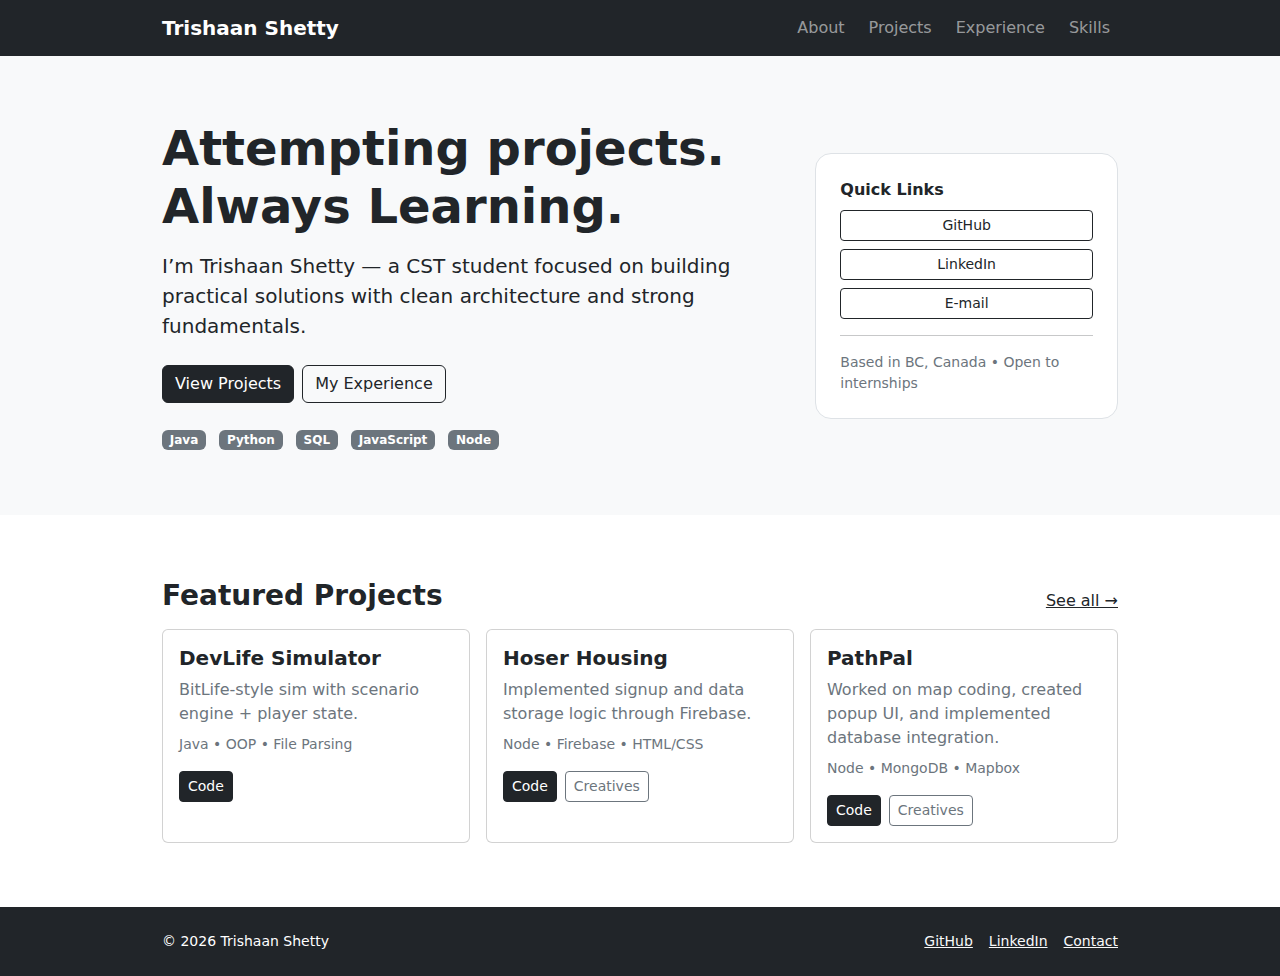
<file: index.html>
<!doctype html>
<html lang="en">
<head>
  <meta charset="utf-8" />
  <meta name="viewport" content="width=device-width, initial-scale=1" />
  <title>Trishaan Shetty | Portfolio</title>
  <link href="https://cdn.jsdelivr.net/npm/bootstrap@5.3.3/dist/css/bootstrap.min.css" rel="stylesheet">
  <link href="assets/css/styles.css" rel="stylesheet">
</head>
<body>

  <!-- NAVBAR -->
  <nav class="navbar navbar-expand-lg navbar-dark bg-dark sticky-top">
    <div class="container container-narrow">
      <a class="navbar-brand fw-semibold" href="index.html">Trishaan Shetty</a>
      <button class="navbar-toggler" type="button" data-bs-toggle="collapse" data-bs-target="#nav">
        <span class="navbar-toggler-icon"></span>
      </button>
      <div class="collapse navbar-collapse" id="nav">
        <ul class="navbar-nav ms-auto gap-lg-2">
          <li class="nav-item"><a class="nav-link" href="about.html">About</a></li>
          <li class="nav-item"><a class="nav-link" href="projects.html">Projects</a></li>
          <li class="nav-item"><a class="nav-link" href="experience.html">Experience</a></li>
          <li class="nav-item"><a class="nav-link" href="skills.html">Skills</a></li>
        </ul>
      </div>
    </div>
  </nav>

  <!-- HERO -->
  <header class="bg-light section-pad">
    <div class="container container-narrow">
      <div class="row align-items-center g-4">
        <div class="col-md-8">
          <h1 class="display-5 fw-bold mb-3">Attempting projects. Always Learning.</h1>
          <p class="lead mb-4">
            I’m Trishaan Shetty — a CST student focused on building practical solutions with clean architecture and
            strong fundamentals.
          </p>
          <div class="d-flex gap-2 flex-wrap">
            <a class="btn btn-dark" href="projects.html">View Projects</a>
            <a class="btn btn-outline-dark" href="experience.html">My Experience</a>
          </div>
          <div class="mt-4 text-secondary">
            <span class="me-2 badge text-bg-secondary">Java</span>
            <span class="me-2 badge text-bg-secondary">Python</span>
            <span class="me-2 badge text-bg-secondary">SQL</span>
            <span class="me-2 badge text-bg-secondary">JavaScript</span>
            <span class="me-2 badge text-bg-secondary">Node</span>
          </div>
        </div>
        <div class="col-md-4">
          <div class="p-4 bg-white rounded-4 border">
            <div class="fw-semibold mb-2">Quick Links</div>
            <div class="d-grid gap-2">
              <a class="btn btn-outline-dark btn-sm" href="https://github.com/Trishaancodes?tab=repositories" target="_blank" rel="noreferrer">GitHub</a>
              <a class="btn btn-outline-dark btn-sm" href="https://www.linkedin.com/in/trishaan-shetty-a687b421b/" target="_blank" rel="noreferrer">LinkedIn</a>
              <a class="btn btn-outline-dark btn-sm" href="mailto:trishaanshetty@yahoo.com" target="_blank" rel="noreferrer">E-mail</a>
            </div>
            <hr>
            <div class="small text-secondary">
              Based in BC, Canada • Open to internships
            </div>
          </div>
        </div>
      </div>
    </div>
  </header>

  <!-- FEATURED PROJECTS PREVIEW -->
  <section class="section-pad">
    <div class="container container-narrow">
      <div class="d-flex justify-content-between align-items-end mb-3">
        <h2 class="h3 fw-bold mb-0">Featured Projects</h2>
        <a href="projects.html" class="link-dark">See all →</a>
      </div>

      <div class="row g-3">
        <div class="col-md-4">
          <div class="card h-100 card-hover">
            <div class="card-body">
              <h3 class="h5 fw-semibold">DevLife Simulator</h3>
              <p class="text-secondary mb-2">BitLife-style sim with scenario engine + player state.</p>
              <div class="small text-secondary mb-3">Java • OOP • File Parsing</div>
              <div class="d-flex gap-2">
                <a class="btn btn-sm btn-dark" href="https://github.com/Trishaancodes/DevLifeSimulator.git">Code</a>
              </div>
            </div>
          </div>
        </div>

        <div class="col-md-4">
  <div class="card h-100 card-hover">
    <div class="card-body">
      <h3 class="h5 fw-semibold">Hoser Housing</h3>
      <p class="text-secondary mb-2">Implemented signup and data storage logic through Firebase.</p>
      <div class="small text-secondary mb-3">Node • Firebase • HTML/CSS</div>
      <div class="d-flex gap-2 flex-wrap">
        <a class="btn btn-sm btn-dark"
           href="https://github.com/Trishaancodes/1800_202510_BBY32.git"
           target="_blank" rel="noreferrer">
          Code
        </a>
        <a class="btn btn-sm btn-outline-secondary"
           href="https://www.figma.com/design/VwDuCQ1eZRnqR5ZjJlsDsP/800_202430_BBY32?node-id=0-1&t=MwxYHqeY66TavI7U-1"
           target="_blank" rel="noreferrer">
          Creatives
        </a>
      </div>
    </div>
  </div>
</div>

<div class="col-md-4">
  <div class="card h-100 card-hover">
    <div class="card-body">
      <h3 class="h5 fw-semibold">PathPal</h3>
      <p class="text-secondary mb-2">Worked on map coding, created popup UI, and implemented database integration.</p>
      <div class="small text-secondary mb-3">Node • MongoDB • Mapbox</div>
      <div class="d-flex gap-2 flex-wrap">
        <a class="btn btn-sm btn-dark"
           href="https://github.com/Trishaancodes/PathPal.git"
           target="_blank" rel="noreferrer">
          Code
        </a>
        <a class="btn btn-sm btn-outline-secondary"
           href="https://www.figma.com/design/NJBDfuLawhyYFplyr4AKBJ/PathPal-Wireframe?node-id=0-1&t=1G1RTLZIdAdvTOV8-1"
           target="_blank" rel="noreferrer">
          Creatives
        </a>
      </div>
    </div>
  </div>
</div>

    </div>
  </section>

  <footer class="py-4 bg-dark text-white">
    <div class="container container-narrow d-flex justify-content-between flex-wrap gap-2">
      <div class="small">© <span id="year"></span> Trishaan Shetty</div>
      <div class="small d-flex gap-3">
        <a class="link-light" href="https://github.com/Trishaancodes?tab=repositories">GitHub</a>
        <a class="link-light" href="https://www.linkedin.com/in/trishaan-shetty-a687b421b/">LinkedIn</a>
        <a class="link-light" href="mailto:trishaanshetty@yahoo.com">Contact</a>
      </div>
    </div>
  </footer>

  <script src="https://cdn.jsdelivr.net/npm/bootstrap@5.3.3/dist/js/bootstrap.bundle.min.js"></script>
  <script>
    document.getElementById('year').textContent = new Date().getFullYear();
  </script>
</body>
</html>
</file>
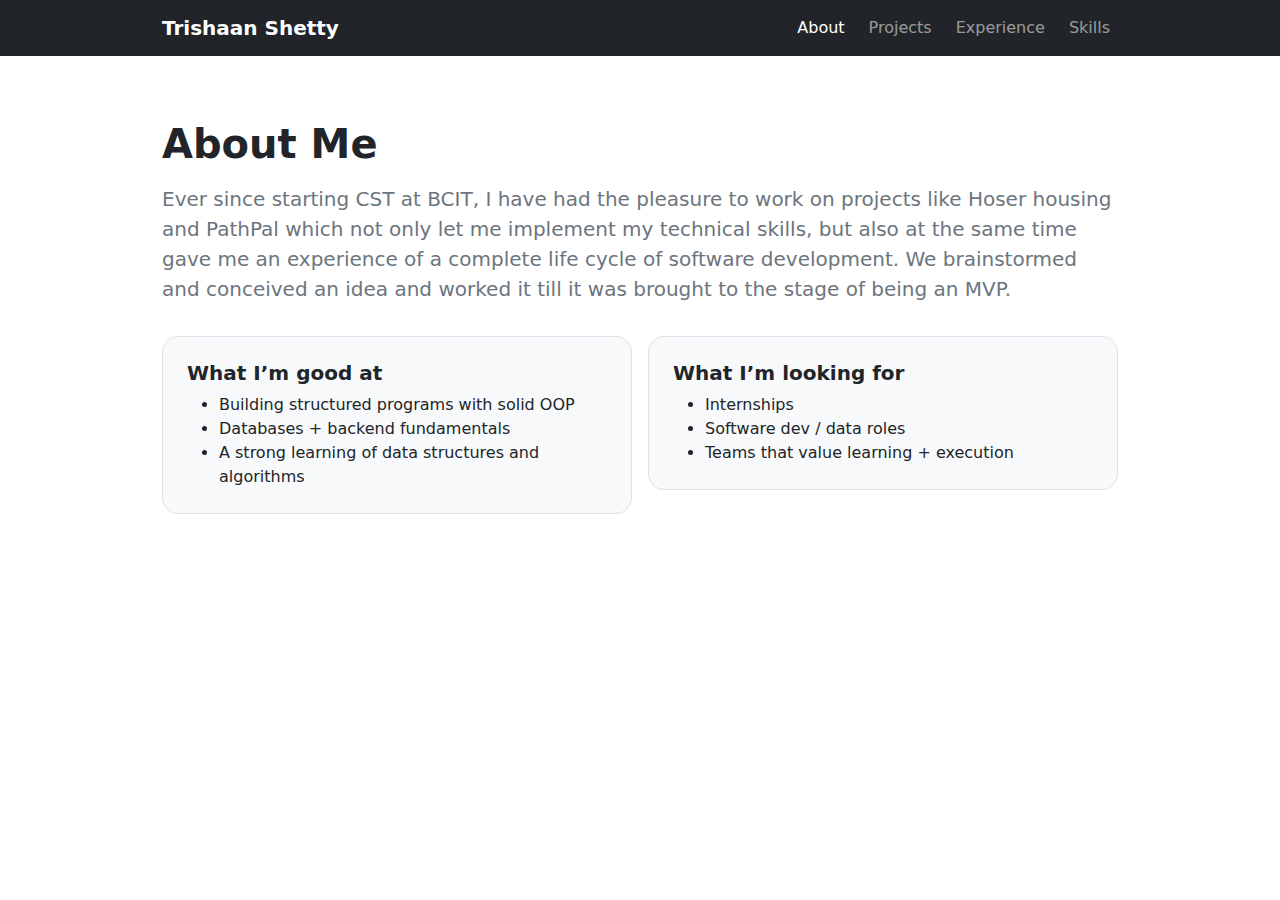
<file: about.html>
<!doctype html>
<html lang="en">
<head>
  <meta charset="utf-8" />
  <meta name="viewport" content="width=device-width, initial-scale=1" />
  <title>About | Trishaan Shetty</title>
  <link href="https://cdn.jsdelivr.net/npm/bootstrap@5.3.3/dist/css/bootstrap.min.css" rel="stylesheet">
  <link href="assets/css/styles.css" rel="stylesheet">
</head>
<body>

  <!-- NAVBAR (same block) -->
  <nav class="navbar navbar-expand-lg navbar-dark bg-dark sticky-top">
    <div class="container container-narrow">
      <a class="navbar-brand fw-semibold" href="index.html">Trishaan Shetty</a>
      <button class="navbar-toggler" type="button" data-bs-toggle="collapse" data-bs-target="#nav">
        <span class="navbar-toggler-icon"></span>
      </button>
      <div class="collapse navbar-collapse" id="nav">
        <ul class="navbar-nav ms-auto gap-lg-2">
          <li class="nav-item"><a class="nav-link active" href="about.html">About</a></li>
          <li class="nav-item"><a class="nav-link" href="projects.html">Projects</a></li>
          <li class="nav-item"><a class="nav-link" href="experience.html">Experience</a></li>
          <li class="nav-item"><a class="nav-link" href="skills.html">Skills</a></li>
        </ul>
      </div>
    </div>
  </nav>

  <main class="section-pad">
    <div class="container container-narrow">
      <h1 class="fw-bold mb-3">About Me</h1>
      <p class="lead text-secondary">
        Ever since starting CST at BCIT, I have had the pleasure to work on projects like Hoser housing and PathPal
        which not only let me implement my technical skills, but also at the same time gave me an experience of a complete
        life cycle of software development. We brainstormed and conceived an idea and worked it till it was brought to the stage of being an
        MVP.
      </p>

      <div class="row g-3 mt-3">
        <div class="col-md-6">
          <div class="p-4 border rounded-4 bg-light">
            <h2 class="h5 fw-semibold">What I’m good at</h2>
            <ul class="mb-0">
              <li>Building structured programs with solid OOP</li>
              <li>Databases + backend fundamentals</li>
              <li>A strong learning of data structures and algorithms</li>
            </ul>
          </div>
        </div>
        <div class="col-md-6">
          <div class="p-4 border rounded-4 bg-light">
            <h2 class="h5 fw-semibold">What I’m looking for</h2>
            <ul class="mb-0">
              <li>Internships</li>
              <li>Software dev / data roles</li>
              <li>Teams that value learning + execution</li>
            </ul>
          </div>
        </div>
      </div>

    </div>
  </main>

  <script src="https://cdn.jsdelivr.net/npm/bootstrap@5.3.3/dist/js/bootstrap.bundle.min.js"></script>
</body>
</html>
</file>
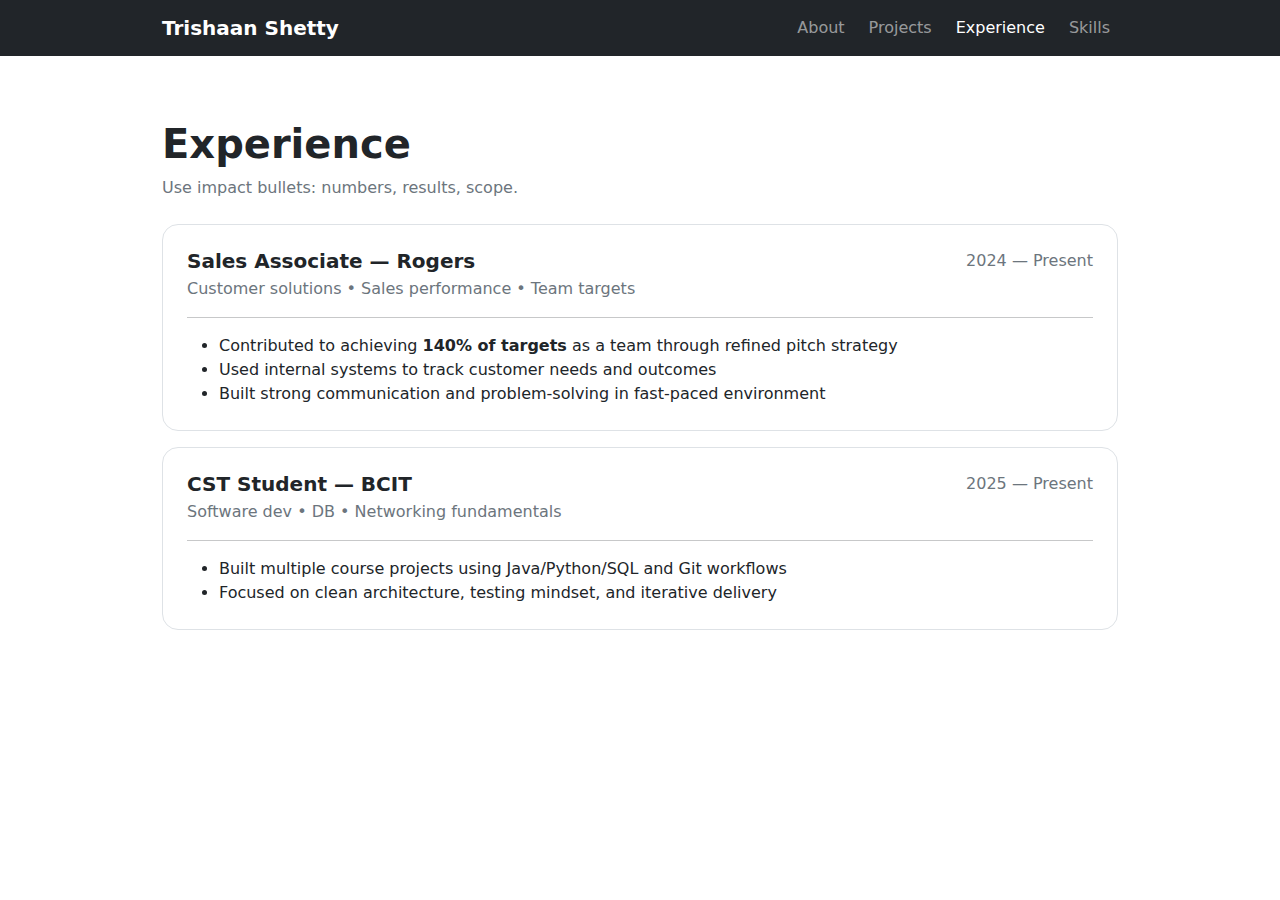
<file: experience.html>
<!doctype html>
<html lang="en">
<head>
  <meta charset="utf-8" />
  <meta name="viewport" content="width=device-width, initial-scale=1" />
  <title>Experience | Trishaan Shetty</title>
  <link href="https://cdn.jsdelivr.net/npm/bootstrap@5.3.3/dist/css/bootstrap.min.css" rel="stylesheet">
  <link href="assets/css/styles.css" rel="stylesheet">
</head>
<body>

  <nav class="navbar navbar-expand-lg navbar-dark bg-dark sticky-top">
    <div class="container container-narrow">
      <a class="navbar-brand fw-semibold" href="index.html">Trishaan Shetty</a>
      <button class="navbar-toggler" type="button" data-bs-toggle="collapse" data-bs-target="#nav">
        <span class="navbar-toggler-icon"></span>
      </button>
      <div class="collapse navbar-collapse" id="nav">
        <ul class="navbar-nav ms-auto gap-lg-2">
          <li class="nav-item"><a class="nav-link" href="about.html">About</a></li>
          <li class="nav-item"><a class="nav-link" href="projects.html">Projects</a></li>
          <li class="nav-item"><a class="nav-link active" href="experience.html">Experience</a></li>
          <li class="nav-item"><a class="nav-link" href="skills.html">Skills</a></li>
        </ul>
      </div>
    </div>
  </nav>

  <main class="section-pad">
    <div class="container container-narrow">
      <h1 class="fw-bold mb-2">Experience</h1>
      <p class="text-secondary mb-4">Use impact bullets: numbers, results, scope.</p>

      <div class="p-4 border rounded-4 mb-3">
        <div class="d-flex justify-content-between flex-wrap gap-2">
          <div>
            <h2 class="h5 fw-semibold mb-1">Sales Associate — Rogers</h2>
            <div class="text-secondary">Customer solutions • Sales performance • Team targets</div>
          </div>
          <div class="text-secondary">2024 — Present</div>
        </div>
        <hr>
        <ul class="mb-0">
          <li>Contributed to achieving <strong>140% of targets</strong> as a team through refined pitch strategy</li>
          <li>Used internal systems to track customer needs and outcomes</li>
          <li>Built strong communication and problem-solving in fast-paced environment</li>
        </ul>
      </div>

      <div class="p-4 border rounded-4">
        <div class="d-flex justify-content-between flex-wrap gap-2">
          <div>
            <h2 class="h5 fw-semibold mb-1">CST Student — BCIT</h2>
            <div class="text-secondary">Software dev • DB • Networking fundamentals</div>
          </div>
          <div class="text-secondary">2025 — Present</div>
        </div>
        <hr>
        <ul class="mb-0">
          <li>Built multiple course projects using Java/Python/SQL and Git workflows</li>
          <li>Focused on clean architecture, testing mindset, and iterative delivery</li>
        </ul>
      </div>

    </div>
  </main>

  <script src="https://cdn.jsdelivr.net/npm/bootstrap@5.3.3/dist/js/bootstrap.bundle.min.js"></script>
</body>
</html>
</file>
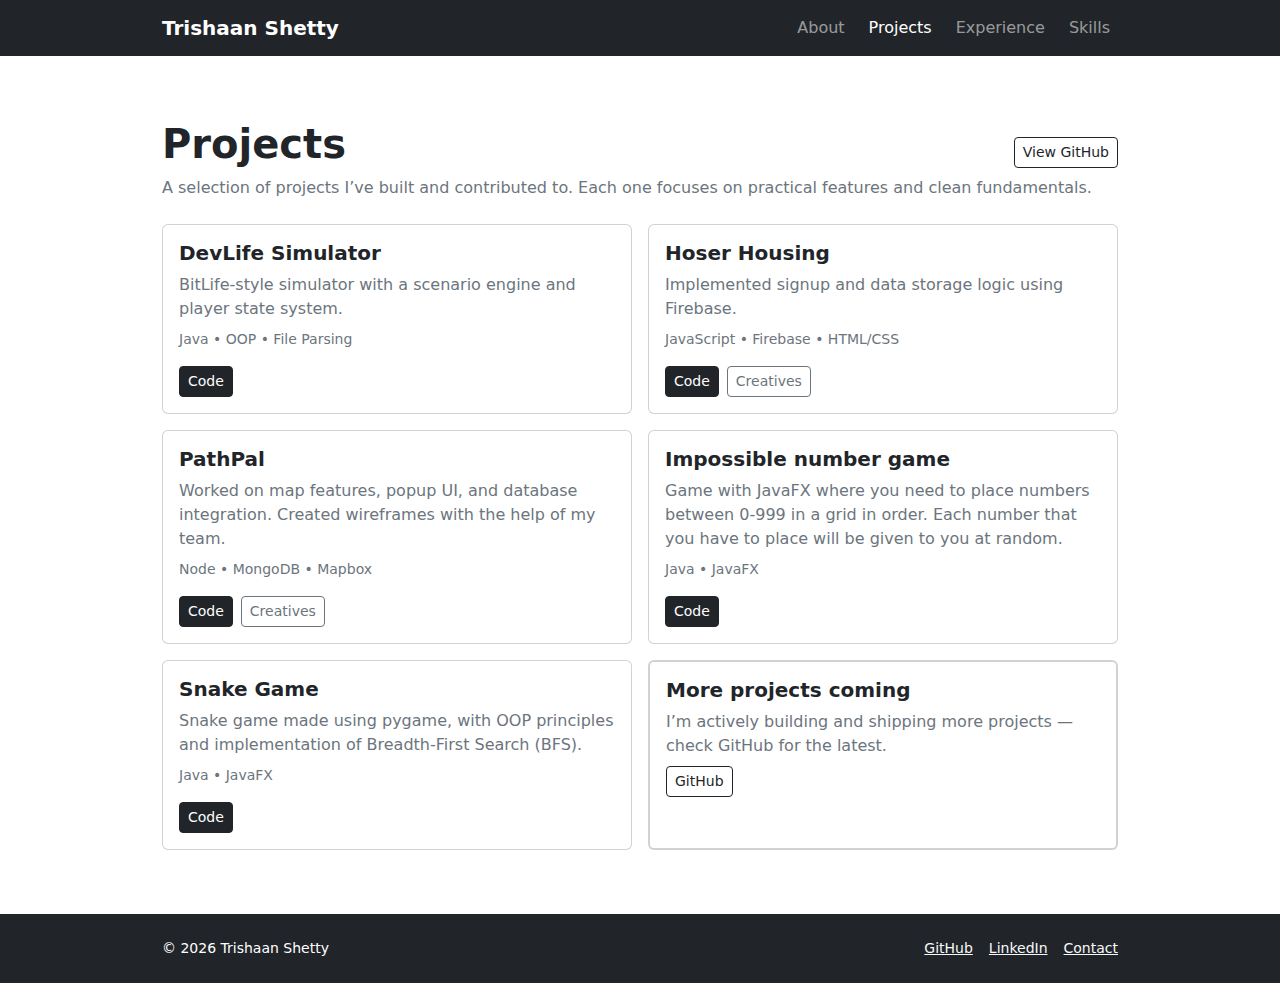
<file: projects.html>
<!doctype html>
<html lang="en">
<head>
  <meta charset="utf-8" />
  <meta name="viewport" content="width=device-width, initial-scale=1" />
  <title>Projects | Trishaan Shetty</title>
  <link href="https://cdn.jsdelivr.net/npm/bootstrap@5.3.3/dist/css/bootstrap.min.css" rel="stylesheet">
  <link href="assets/css/styles.css" rel="stylesheet">
</head>
<body>

  <!-- NAVBAR -->
  <nav class="navbar navbar-expand-lg navbar-dark bg-dark sticky-top">
    <div class="container container-narrow">
      <a class="navbar-brand fw-semibold" href="index.html">Trishaan Shetty</a>

      <button class="navbar-toggler" type="button" data-bs-toggle="collapse" data-bs-target="#nav">
        <span class="navbar-toggler-icon"></span>
      </button>

      <div class="collapse navbar-collapse" id="nav">
        <ul class="navbar-nav ms-auto gap-lg-2">
          <li class="nav-item"><a class="nav-link" href="about.html">About</a></li>
          <li class="nav-item"><a class="nav-link active" href="projects.html">Projects</a></li>
          <li class="nav-item"><a class="nav-link" href="experience.html">Experience</a></li>
          <li class="nav-item"><a class="nav-link" href="skills.html">Skills</a></li>
        </ul>
      </div>
    </div>
  </nav>

  <!-- MAIN -->
  <main class="section-pad">
    <div class="container container-narrow">
      <div class="d-flex justify-content-between align-items-end mb-2 flex-wrap gap-2">
        <h1 class="fw-bold mb-0">Projects</h1>
        <a class="btn btn-outline-dark btn-sm"
           href="https://github.com/Trishaancodes?tab=repositories"
           target="_blank" rel="noreferrer">
          View GitHub
        </a>
      </div>

      <p class="text-secondary mb-4">
        A selection of projects I’ve built and contributed to. Each one focuses on practical features and clean fundamentals.
      </p>

      <div class="row g-3">

        <!-- DevLife Simulator -->
        <div class="col-md-6">
          <div class="card h-100 card-hover">
            <div class="card-body">
              <h2 class="h5 fw-semibold">DevLife Simulator</h2>
              <p class="text-secondary mb-2">
                BitLife-style simulator with a scenario engine and player state system.
              </p>

              <div class="small text-secondary mb-3">Java • OOP • File Parsing</div>

              <div class="d-flex gap-2 flex-wrap">
                <a class="btn btn-sm btn-dark"
                   href="https://github.com/Trishaancodes/DevLifeSimulator.git"
                   target="_blank" rel="noreferrer">
                  Code
                </a>
              </div>
            </div>
          </div>
        </div>

        <!-- Hoser Housing -->
<div class="col-md-6">
  <div class="card h-100 card-hover">
    <div class="card-body">
      <h2 class="h5 fw-semibold">Hoser Housing</h2>
      <p class="text-secondary mb-2">
        Implemented signup and data storage logic using Firebase.
      </p>

      <div class="small text-secondary mb-3">JavaScript • Firebase • HTML/CSS</div>

      <div class="d-flex gap-2 flex-wrap">
        <a class="btn btn-sm btn-dark"
           href="https://github.com/Trishaancodes/1800_202510_BBY32.git"
           target="_blank" rel="noreferrer">
          Code
        </a>
        <a class="btn btn-sm btn-outline-secondary"
           href="https://www.figma.com/design/VwDuCQ1eZRnqR5ZjJlsDsP/800_202430_BBY32?node-id=0-1&t=MwxYHqeY66TavI7U-1"
           target="_blank" rel="noreferrer">
          Creatives
        </a>
      </div>
    </div>
  </div>
</div>

<!-- PathPal -->
<div class="col-md-6">
  <div class="card h-100 card-hover">
    <div class="card-body">
      <h2 class="h5 fw-semibold">PathPal</h2>
      <p class="text-secondary mb-2">
        Worked on map features, popup UI, and database integration.
        Created wireframes with the help of my team.
      </p>

      <div class="small text-secondary mb-3">Node • MongoDB • Mapbox</div>

      <div class="d-flex gap-2 flex-wrap">
        <a class="btn btn-sm btn-dark"
           href="https://github.com/Trishaancodes/PathPal.git"
           target="_blank" rel="noreferrer">
          Code
        </a>
        <a class="btn btn-sm btn-outline-secondary"
           href="https://www.figma.com/design/NJBDfuLawhyYFplyr4AKBJ/PathPal-Wireframe?node-id=0-1&t=1G1RTLZIdAdvTOV8-1"
           target="_blank" rel="noreferrer">
          Creatives
        </a>
      </div>
    </div>
  </div>
</div>

        
        <!-- NumberGame -->
        <div class="col-md-6">
          <div class="card h-100 card-hover">
            <div class="card-body">
              <h2 class="h5 fw-semibold">Impossible number game</h2>
              <p class="text-secondary mb-2">
                Game with JavaFX where you need to place numbers between 0-999 in
                a grid in order. Each number that you have to place will be given to you
                at random.
              </p>

              <div class="small text-secondary mb-3">Java • JavaFX</div>

              <div class="d-flex gap-2 flex-wrap">
                <a class="btn btn-sm btn-dark" href="https://github.com/Trishaancodes/ImpossibleNumberGame.git" target="_blank" rel="noreferrer">Code</a>
                <!-- <a class="btn btn-sm btn-outline-dark" href="#" target="_blank" rel="noreferrer">Demo</a> -->
              </div>
            </div>
          </div>
        </div>

         <!-- SnakeGame -->
        <div class="col-md-6">
          <div class="card h-100 card-hover">
            <div class="card-body">
              <h2 class="h5 fw-semibold">Snake Game</h2>
              <p class="text-secondary mb-2">
                Snake game made using pygame, with OOP principles and implementation of Breadth-First Search (BFS).
              </p>

              <div class="small text-secondary mb-3">Java • JavaFX</div>

              <div class="d-flex gap-2 flex-wrap">
                <a class="btn btn-sm btn-dark" href="https://github.com/Trishaancodes/SnakeGame.git" target="_blank" rel="noreferrer">Code</a>
                <!-- <a class="btn btn-sm btn-outline-dark" href="#" target="_blank" rel="noreferrer">Demo</a> -->
              </div>
            </div>
          </div>
        </div>

        <div class="col-md-6">
          <div class="card h-100 border-2 border-dashed">
            <div class="card-body">
              <h2 class="h5 fw-semibold">More projects coming</h2>
              <p class="text-secondary mb-2">
                I’m actively building and shipping more projects — check GitHub for the latest.
              </p>
              <div class="d-flex gap-2 flex-wrap">
                <a class="btn btn-sm btn-outline-dark"
                   href="https://www.linkedin.com/in/trishaan-shetty-a687b421b/"
                   target="_blank" rel="noreferrer">
                  GitHub
                </a>
              </div>
            </div>
          </div>
        </div>

      </div>
    </div>
  </main>

  <footer class="py-4 bg-dark text-white">
    <div class="container container-narrow d-flex justify-content-between flex-wrap gap-2">
      <div class="small">© <span id="year"></span> Trishaan Shetty</div>
      <div class="small d-flex gap-3">
        <a class="link-light" href="https://github.com/Trishaancodes" target="_blank" rel="noreferrer">GitHub</a>
        <a class="link-light" href="https://www.linkedin.com/in/trishaan-shetty-a687b421b/" target="_blank" rel="noreferrer">LinkedIn</a>
        <a class="link-light" href="mailto:trishaanshetty@yahoo.com">Contact</a>
      </div>
    </div>
  </footer>

  <script src="https://cdn.jsdelivr.net/npm/bootstrap@5.3.3/dist/js/bootstrap.bundle.min.js"></script>
  <script>
    const yearEl = document.getElementById('year');
    if (yearEl) yearEl.textContent = new Date().getFullYear();
  </script>
</body>
</html>
</file>
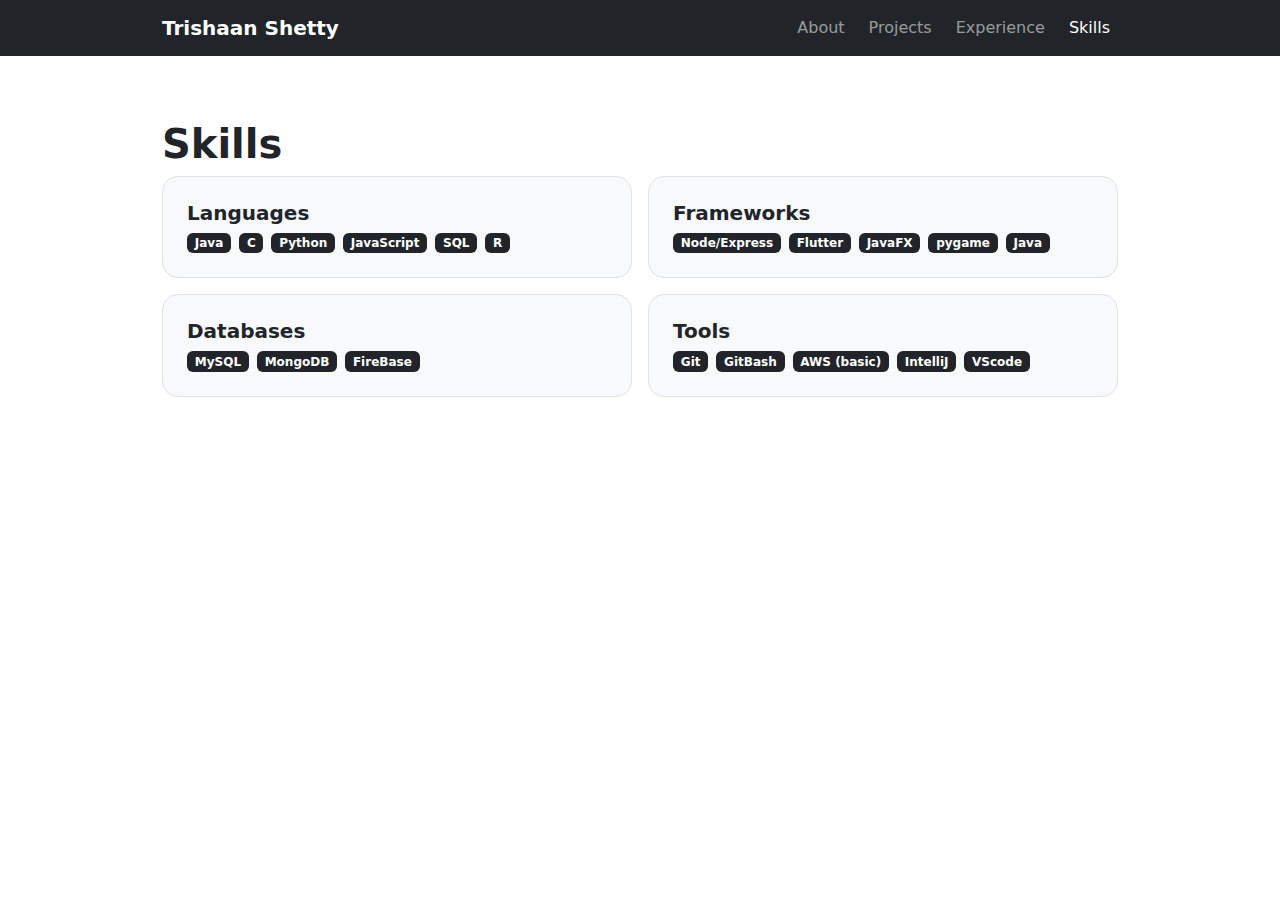
<file: skills.html>
<!doctype html>
<html lang="en">
<head>
  <meta charset="utf-8" />
  <meta name="viewport" content="width=device-width, initial-scale=1" />
  <title>Skills | Trishaan Shetty</title>
  <link href="https://cdn.jsdelivr.net/npm/bootstrap@5.3.3/dist/css/bootstrap.min.css" rel="stylesheet">
  <link href="assets/css/styles.css" rel="stylesheet">
</head>
<body>

  <nav class="navbar navbar-expand-lg navbar-dark bg-dark sticky-top">
    <div class="container container-narrow">
      <a class="navbar-brand fw-semibold" href="index.html">Trishaan Shetty</a>
      <button class="navbar-toggler" type="button" data-bs-toggle="collapse" data-bs-target="#nav">
        <span class="navbar-toggler-icon"></span>
      </button>
      <div class="collapse navbar-collapse" id="nav">
        <ul class="navbar-nav ms-auto gap-lg-2">
          <li class="nav-item"><a class="nav-link" href="about.html">About</a></li>
          <li class="nav-item"><a class="nav-link" href="projects.html">Projects</a></li>
          <li class="nav-item"><a class="nav-link" href="experience.html">Experience</a></li>
          <li class="nav-item"><a class="nav-link active" href="skills.html">Skills</a></li>
        </ul>
      </div>
    </div>
  </nav>

  <main class="section-pad">
    <div class="container container-narrow">
      <h1 class="fw-bold mb-2">Skills</h1>

      <div class="row g-3">
        <div class="col-md-6">
          <div class="p-4 border rounded-4 bg-light">
            <h2 class="h5 fw-semibold">Languages</h2>
            <div class="d-flex gap-2 flex-wrap">
              <span class="badge text-bg-dark">Java</span>
              <span class="badge text-bg-dark">C</span>
              <span class="badge text-bg-dark">Python</span>
              <span class="badge text-bg-dark">JavaScript</span>
              <span class="badge text-bg-dark">SQL</span>
              <span class="badge text-bg-dark">R</span>
            </div>
          </div>
        </div>

        <div class="col-md-6">
          <div class="p-4 border rounded-4 bg-light">
            <h2 class="h5 fw-semibold">Frameworks</h2>
            <div class="d-flex gap-2 flex-wrap">
              <span class="badge text-bg-dark">Node/Express</span>
              <span class="badge text-bg-dark">Flutter</span>
              <span class="badge text-bg-dark">JavaFX</span>
              <span class="badge text-bg-dark">pygame</span>
              <span class="badge text-bg-dark">Java</span>
            </div>
          </div>
        </div>

        <div class="col-md-6">
          <div class="p-4 border rounded-4 bg-light">
            <h2 class="h5 fw-semibold">Databases</h2>
            <div class="d-flex gap-2 flex-wrap">
              <span class="badge text-bg-dark">MySQL</span>
              <span class="badge text-bg-dark">MongoDB</span>
              <span class="badge text-bg-dark">FireBase</span>
            </div>
          </div>
        </div>

        <div class="col-md-6">
          <div class="p-4 border rounded-4 bg-light">
            <h2 class="h5 fw-semibold">Tools</h2>
            <div class="d-flex gap-2 flex-wrap">
              <span class="badge text-bg-dark">Git</span>
              <span class="badge text-bg-dark">GitBash</span>
              <span class="badge text-bg-dark">AWS (basic)</span>
              <span class="badge text-bg-dark">IntelliJ</span>
              <span class="badge text-bg-dark">VScode</span>
            </div>
          </div>
        </div>

      </div>
    </div>
  </main>

  <script src="https://cdn.jsdelivr.net/npm/bootstrap@5.3.3/dist/js/bootstrap.bundle.min.js"></script>
</body>
</html>
</file>
<file: assets/css/styles.css>
:root {
  --maxw: 980px;
}

.container-narrow {
  max-width: var(--maxw);
}

.section-pad {
  padding: 64px 0;
}

.card-hover:hover {
  transform: translateY(-2px);
  transition: transform 120ms ease;
}
</file>
